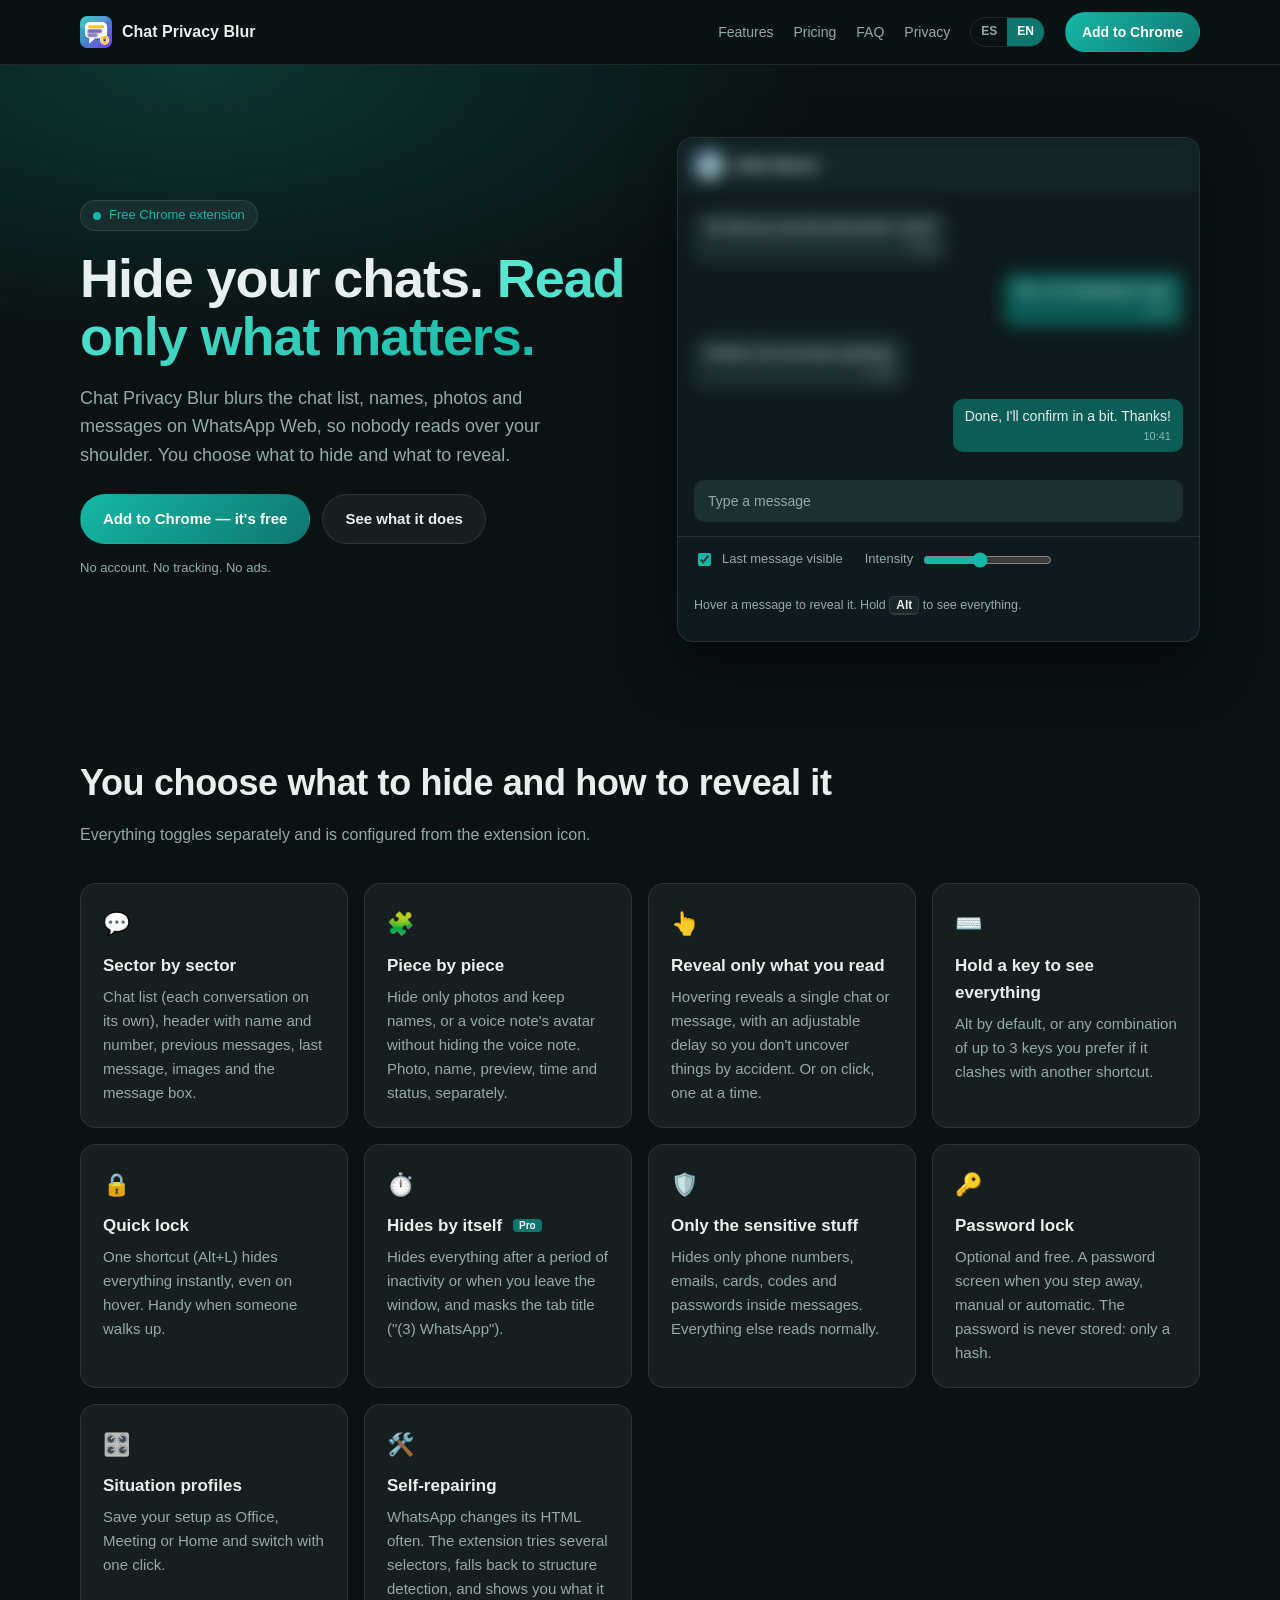
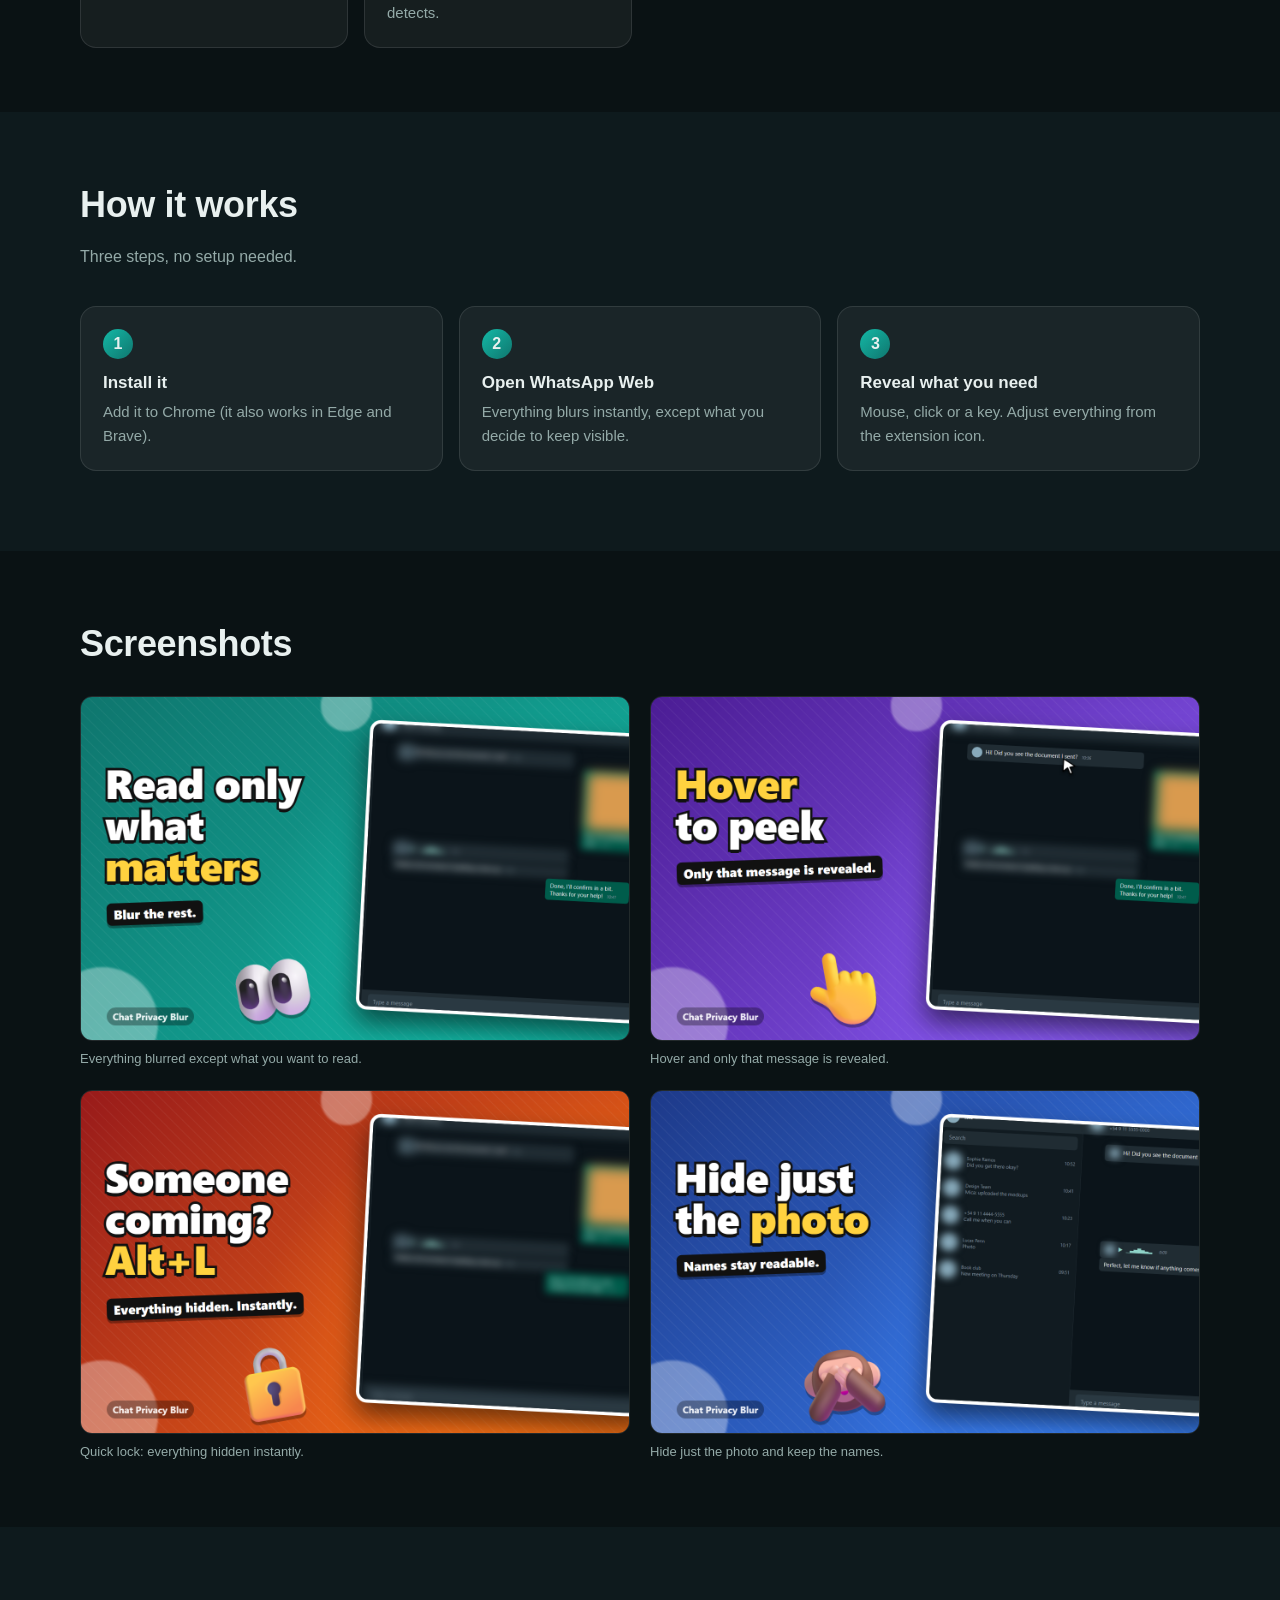
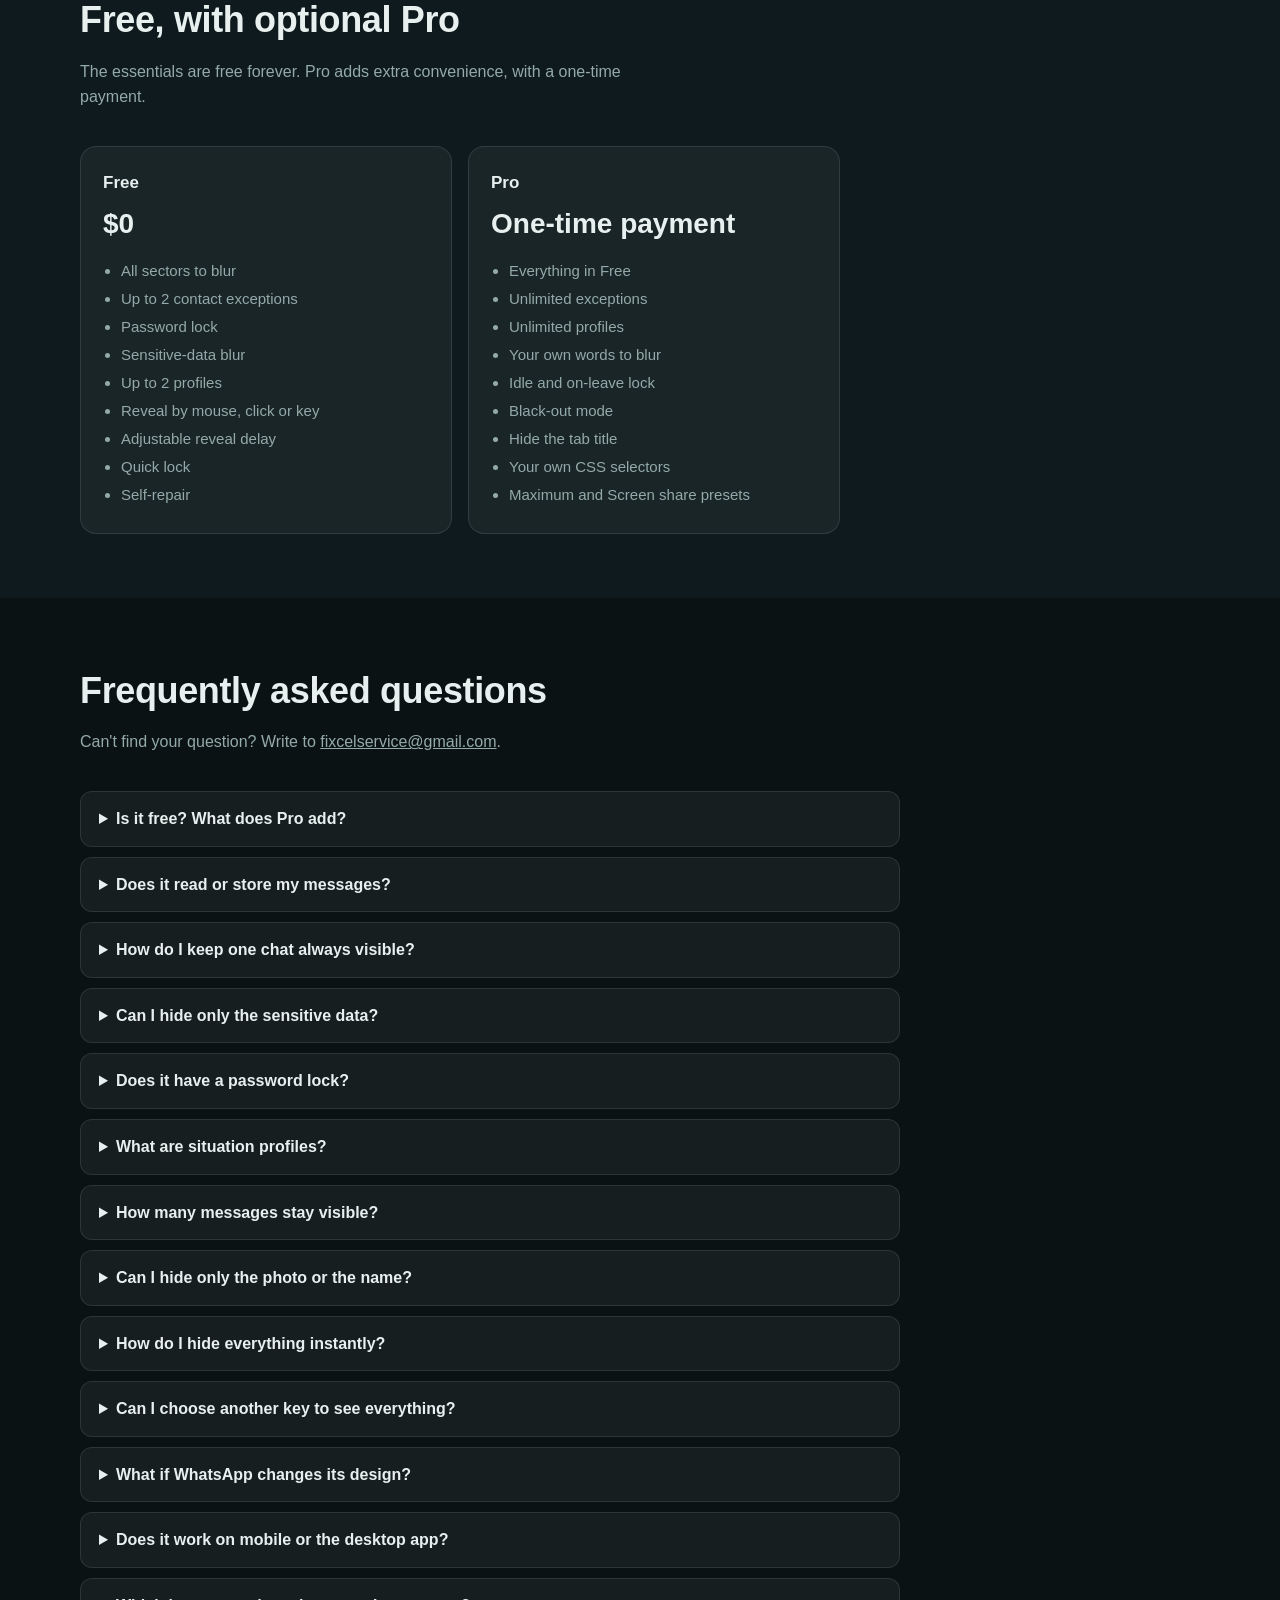
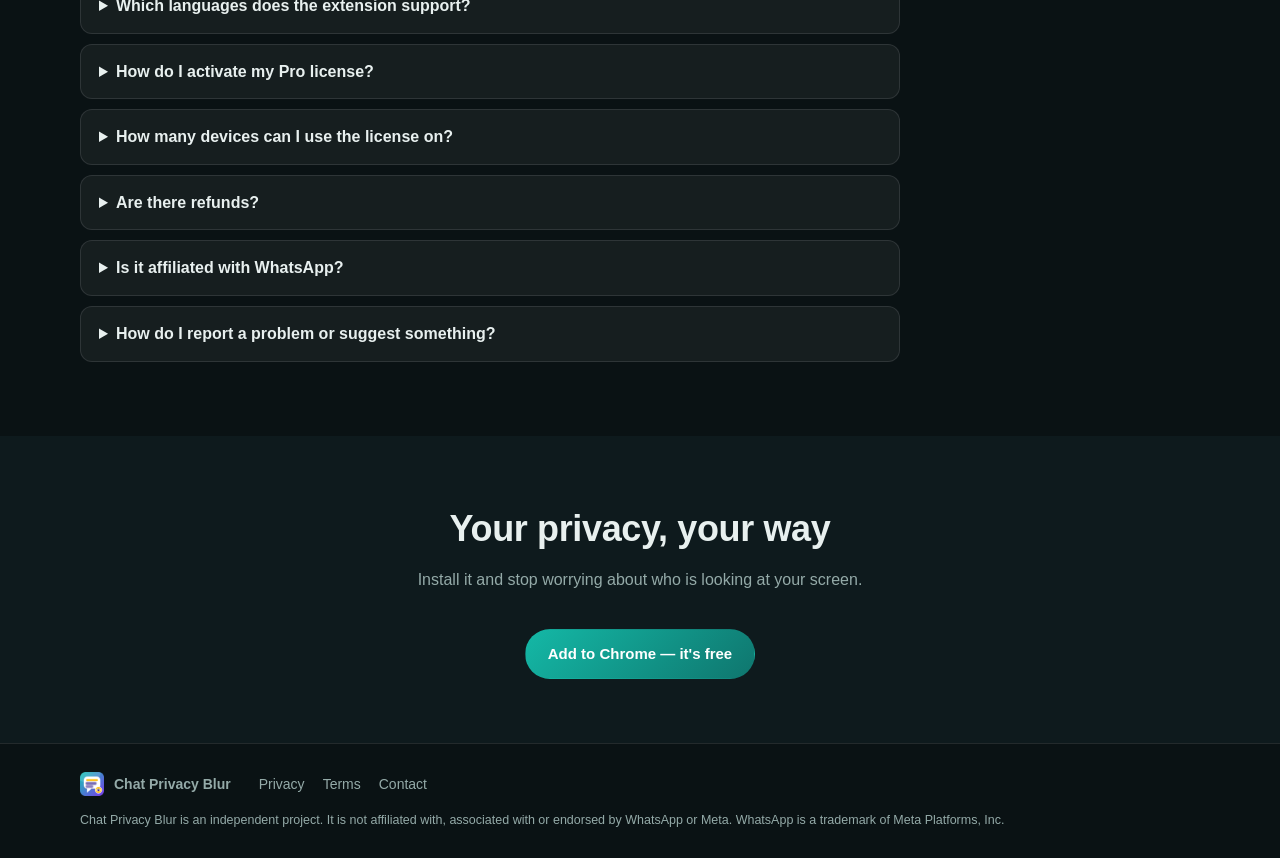
<file: index.html>
<!doctype html>
<html lang="en">
<head>
  <meta charset="utf-8">
  <meta name="viewport" content="width=device-width, initial-scale=1">
  <title>Chat Privacy Blur — Hide your chats. Read only what matters.</title>
  <meta name="description" content="Chrome extension that blurs chats, names, photos and messages on WhatsApp Web. Reveal only what you want to read. You choose what to hide. No account, no tracking.">
  <meta property="og:title" content="Chat Privacy Blur — Hide your chats. Read only what matters.">
  <meta property="og:description" content="Blur chats, names, photos and messages on WhatsApp Web. Reveal only what you want to read. Free Chrome extension.">
  <meta property="og:image" content="assets/share-card.png">
  <meta property="og:type" content="website">
  <meta name="twitter:card" content="summary_large_image">
  <link rel="icon" type="image/png" href="assets/favicon.png">
  <link rel="stylesheet" href="style.css">
</head>
<body data-title="1" data-title-es="Chat Privacy Blur — Tapá tus chats. Leé solo lo que importa." data-title-en="Chat Privacy Blur — Hide your chats. Read only what matters.">
  <header class="nav">
    <div class="wrap">
      <a class="brand" href="./"><img src="assets/icon-128.png" alt="" width="32" height="32"> Chat Privacy Blur</a>
      <nav class="nav-links" aria-label="Main">
        <a class="hide-sm" href="#features"><span data-l="es">Funciones</span><span data-l="en">Features</span></a>
        <a class="hide-sm" href="#pricing"><span data-l="es">Precio</span><span data-l="en">Pricing</span></a>
        <a class="hide-sm" href="#faq">FAQ</a>
        <a href="privacy.html"><span data-l="es">Privacidad</span><span data-l="en">Privacy</span></a>
      </nav>
      <div class="lang" role="group" aria-label="Language">
        <button type="button" data-lang="es" aria-pressed="false">ES</button>
        <button type="button" data-lang="en" aria-pressed="true">EN</button>
      </div>
      <a class="btn btn-primary btn-sm hide-sm" data-cws href="#get"><span data-l="es">Agregar a Chrome</span><span data-l="en">Add to Chrome</span></a>
    </div>
  </header>

  <main>
    <section class="hero">
      <div class="wrap">
        <div>
          <span class="eyebrow"><span class="dot"></span> <span data-l="es">Extensión gratuita de Chrome</span><span data-l="en">Free Chrome extension</span></span>
          <h1 data-l="es">Tapá tus chats. <span class="grad">Leé solo lo que importa.</span></h1>
          <h1 data-l="en">Hide your chats. <span class="grad">Read only what matters.</span></h1>
          <p class="lead" data-l="es">Chat Privacy Blur desenfoca la lista de chats, los nombres, las fotos y los mensajes de WhatsApp Web, para que nadie lea por encima de tu hombro. Vos elegís qué tapar y qué revelar.</p>
          <p class="lead" data-l="en">Chat Privacy Blur blurs the chat list, names, photos and messages on WhatsApp Web, so nobody reads over your shoulder. You choose what to hide and what to reveal.</p>
          <div class="cta-row">
            <a class="btn btn-primary" data-cws href="#get"><span data-l="es">Agregar a Chrome — es gratis</span><span data-l="en">Add to Chrome — it's free</span></a>
            <a class="btn btn-ghost" href="#features"><span data-l="es">Ver qué hace</span><span data-l="en">See what it does</span></a>
          </div>
          <p class="cta-note" data-cws-soon><span data-l="es">Disponible muy pronto en el Chrome Web Store.</span><span data-l="en">Coming very soon to the Chrome Web Store.</span></p>
          <p class="cta-note"><span data-l="es">Sin cuenta. Sin rastreo. Sin publicidad.</span><span data-l="en">No account. No tracking. No ads.</span></p>
        </div>

        <div class="demo-card">
          <div class="demo" id="demo" data-last="on" aria-label="Demo">
            <div class="demo-bar hide"><span class="avatar"></span> Sofía Ramos</div>
            <div class="demo-msgs">
              <div class="m in hide"><span data-l="es">¡Hola! ¿Viste el documento que mandé?</span><span data-l="en">Hi! Did you see the document I sent?</span><small>10:36</small></div>
              <div class="m out hide"><span data-l="es">Sí, lo estoy revisando ahora.</span><span data-l="en">Yes, I'm reviewing it now.</span><small>10:38</small></div>
              <div class="m in hide"><span data-l="es">Perfecto, avisame cualquier cosa.</span><span data-l="en">Perfect, let me know anything.</span><small>10:40</small></div>
              <div class="m out last"><span data-l="es">Listo, te confirmo en un rato. ¡Gracias!</span><span data-l="en">Done, I'll confirm in a bit. Thanks!</span><small>10:41</small></div>
            </div>
            <div class="demo-compose"><div><span data-l="es">Escribe un mensaje</span><span data-l="en">Type a message</span></div></div>
          </div>
          <div class="demo-controls">
            <label><input type="checkbox" id="demoLast" checked> <span data-l="es">Último mensaje visible</span><span data-l="en">Last message visible</span></label>
            <label><span data-l="es">Intensidad</span><span data-l="en">Intensity</span> <input type="range" id="demoPx" min="2" max="16" value="8"></label>
          </div>
          <p class="demo-hint"><span data-l="es">Pasá el mouse por un mensaje para revelarlo. Mantené <kbd>Alt</kbd> para ver todo.</span><span data-l="en">Hover a message to reveal it. Hold <kbd>Alt</kbd> to see everything.</span></p>
        </div>
      </div>
    </section>

    <section id="features">
      <div class="wrap">
        <h2 data-l="es">Elegís qué tapar y cómo revelarlo</h2>
        <h2 data-l="en">You choose what to hide and how to reveal it</h2>
        <p class="sub" data-l="es">Cada cosa se prende y se apaga por separado, y se configura desde el ícono de la extensión.</p>
        <p class="sub" data-l="en">Everything toggles separately and is configured from the extension icon.</p>
        <div class="grid">
          <div class="card"><div class="ico">💬</div>
            <h3 data-l="es">Sector por sector</h3><h3 data-l="en">Sector by sector</h3>
            <p data-l="es">Lista de chats (cada conversación por separado), encabezado con nombre y número, mensajes anteriores, último mensaje, imágenes y caja de escribir.</p>
            <p data-l="en">Chat list (each conversation on its own), header with name and number, previous messages, last message, images and the message box.</p></div>
          <div class="card"><div class="ico">🧩</div>
            <h3 data-l="es">Pieza por pieza</h3><h3 data-l="en">Piece by piece</h3>
            <p data-l="es">Tapá solo las fotos y dejá los nombres, o el avatar de un audio sin tapar el audio. Foto, nombre, vista previa, hora y estado, por separado.</p>
            <p data-l="en">Hide only photos and keep names, or a voice note's avatar without hiding the voice note. Photo, name, preview, time and status, separately.</p></div>
          <div class="card"><div class="ico">👆</div>
            <h3 data-l="es">Revelá solo lo que leés</h3><h3 data-l="en">Reveal only what you read</h3>
            <p data-l="es">Al pasar el mouse se revela un solo chat o mensaje, con una demora que ajustás para no destapar sin querer. O con clic, de a uno.</p>
            <p data-l="en">Hovering reveals a single chat or message, with an adjustable delay so you don't uncover things by accident. Or on click, one at a time.</p></div>
          <div class="card"><div class="ico">⌨️</div>
            <h3 data-l="es">Mantené una tecla para ver todo</h3><h3 data-l="en">Hold a key to see everything</h3>
            <p data-l="es">Alt por defecto, o la combinación de hasta 3 teclas que prefieras si choca con otro atajo.</p>
            <p data-l="en">Alt by default, or any combination of up to 3 keys you prefer if it clashes with another shortcut.</p></div>
          <div class="card"><div class="ico">🔒</div>
            <h3 data-l="es">Bloqueo rápido</h3><h3 data-l="en">Quick lock</h3>
            <p data-l="es">Un atajo (Alt+L) tapa todo al instante, incluso al pasar el mouse. Útil cuando alguien se acerca.</p>
            <p data-l="en">One shortcut (Alt+L) hides everything instantly, even on hover. Handy when someone walks up.</p></div>
          <div class="card"><div class="ico">⏱️</div>
            <h3 data-l="es">Se tapa solo <span class="tag pro-only">Pro</span></h3><h3 data-l="en">Hides by itself <span class="tag pro-only">Pro</span></h3>
            <p data-l="es">Tapa todo tras un tiempo de inactividad o al salir de la ventana, y oculta el título de la pestaña ("(3) WhatsApp").</p>
            <p data-l="en">Hides everything after a period of inactivity or when you leave the window, and masks the tab title ("(3) WhatsApp").</p></div>
          <div class="card"><div class="ico">🛡️</div>
            <h3 data-l="es">Solo lo sensible</h3><h3 data-l="en">Only the sensitive stuff</h3>
            <p data-l="es">Tapa solo teléfonos, emails, tarjetas, códigos y contraseñas dentro de los mensajes. El resto se lee normal.</p>
            <p data-l="en">Hides only phone numbers, emails, cards, codes and passwords inside messages. Everything else reads normally.</p></div>
          <div class="card"><div class="ico">🔑</div>
            <h3 data-l="es">Bloqueo con contraseña</h3><h3 data-l="en">Password lock</h3>
            <p data-l="es">Opcional y gratis. Una pantalla de contraseña cuando te alejás, a mano o automática. La contraseña nunca se guarda: solo un hash.</p>
            <p data-l="en">Optional and free. A password screen when you step away, manual or automatic. The password is never stored: only a hash.</p></div>
          <div class="card"><div class="ico">🎛️</div>
            <h3 data-l="es">Perfiles de situación</h3><h3 data-l="en">Situation profiles</h3>
            <p data-l="es">Guardá tu configuración como Oficina, Reunión o Casa y cambiá con un clic.</p>
            <p data-l="en">Save your setup as Office, Meeting or Home and switch with one click.</p></div>
          <div class="card"><div class="ico">🛠️</div>
            <h3 data-l="es">Se repara solo</h3><h3 data-l="en">Self-repairing</h3>
            <p data-l="es">WhatsApp cambia su HTML seguido. La extensión prueba varios selectores, detecta por estructura si fallan, y te muestra qué detecta.</p>
            <p data-l="en">WhatsApp changes its HTML often. The extension tries several selectors, falls back to structure detection, and shows you what it detects.</p></div>
        </div>
      </div>
    </section>

    <section class="alt">
      <div class="wrap">
        <h2 data-l="es">Cómo funciona</h2><h2 data-l="en">How it works</h2>
        <p class="sub" data-l="es">Tres pasos y sin configurar nada.</p><p class="sub" data-l="en">Three steps, no setup needed.</p>
        <ol class="steps">
          <li><h3 data-l="es">Instalala</h3><h3 data-l="en">Install it</h3>
            <p data-l="es">Agregala a Chrome (también funciona en Edge y Brave).</p><p data-l="en">Add it to Chrome (it also works in Edge and Brave).</p></li>
          <li><h3 data-l="es">Abrí WhatsApp Web</h3><h3 data-l="en">Open WhatsApp Web</h3>
            <p data-l="es">Todo se desenfoca al instante, menos lo que decidas dejar visible.</p><p data-l="en">Everything blurs instantly, except what you decide to keep visible.</p></li>
          <li><h3 data-l="es">Revelá lo que necesitás</h3><h3 data-l="en">Reveal what you need</h3>
            <p data-l="es">Mouse, clic o una tecla. Ajustá todo desde el ícono de la extensión.</p><p data-l="en">Mouse, click or a key. Adjust everything from the extension icon.</p></li>
        </ol>
      </div>
    </section>

    <section>
      <div class="wrap">
        <h2 data-l="es">Capturas</h2><h2 data-l="en">Screenshots</h2>
        <div class="shots" style="margin-top:24px">
          <figure>
            <img data-l="es" src="assets/es-1-read.png" alt="Chats borrosos salvo el último mensaje" loading="lazy">
            <img data-l="en" src="assets/en-1-read.png" alt="Chats blurred except the last message" loading="lazy">
            <figcaption data-l="es">Todo borroso, menos lo que querés leer.</figcaption><figcaption data-l="en">Everything blurred except what you want to read.</figcaption>
          </figure>
          <figure>
            <img data-l="es" src="assets/es-2-hover.png" alt="Un mensaje revelado al pasar el mouse" loading="lazy">
            <img data-l="en" src="assets/en-2-hover.png" alt="A message revealed on hover" loading="lazy">
            <figcaption data-l="es">Pasá el mouse y se revela solo ese mensaje.</figcaption><figcaption data-l="en">Hover and only that message is revealed.</figcaption>
          </figure>
          <figure>
            <img data-l="es" src="assets/es-3-lock.png" alt="Bloqueo rápido con Alt+L" loading="lazy">
            <img data-l="en" src="assets/en-3-lock.png" alt="Quick lock with Alt+L" loading="lazy">
            <figcaption data-l="es">Bloqueo rápido: todo tapado al instante.</figcaption><figcaption data-l="en">Quick lock: everything hidden instantly.</figcaption>
          </figure>
          <figure>
            <img data-l="es" src="assets/es-4-pieces.png" alt="Fotos borrosas con los nombres legibles" loading="lazy">
            <img data-l="en" src="assets/en-4-pieces.png" alt="Blurred photos with readable names" loading="lazy">
            <figcaption data-l="es">Tapá solo la foto y dejá los nombres.</figcaption><figcaption data-l="en">Hide just the photo and keep the names.</figcaption>
          </figure>
        </div>
      </div>
    </section>

    <section class="alt" id="pricing">
      <div class="wrap">
        <h2 data-l="es">Gratis, con Pro opcional</h2><h2 data-l="en">Free, with optional Pro</h2>
        <p class="sub pro-off-only" data-l="es">Por ahora, todo está incluido y es gratis.</p>
        <p class="sub pro-off-only" data-l="en">For now, everything is included and free.</p>
        <p class="sub pro-only" data-l="es">Lo esencial es gratis para siempre. Pro suma comodidad extra, con un pago único.</p>
        <p class="sub pro-only" data-l="en">The essentials are free forever. Pro adds extra convenience, with a one-time payment.</p>
        <div class="price-grid">
          <div class="card">
            <h3 data-l="es">Gratis</h3><h3 data-l="en">Free</h3>
            <div class="big">$0</div>
            <ul data-l="es">
              <li>Todos los sectores a desenfocar</li><li>Hasta 2 excepciones por contacto</li><li>Bloqueo con contraseña</li><li>Tapar datos sensibles</li><li>Hasta 2 perfiles</li><li>Reveal por mouse, clic o tecla</li><li>Demora de reveal ajustable</li>
              <li>Bloqueo rápido</li><li>Reparación automática</li><li class="pro-off-only">Bloqueo por inactividad y al salir</li><li class="pro-off-only">Modo negro y selectores propios</li>
            </ul>
            <ul data-l="en">
              <li>All sectors to blur</li><li>Up to 2 contact exceptions</li><li>Password lock</li><li>Sensitive-data blur</li><li>Up to 2 profiles</li><li>Reveal by mouse, click or key</li><li>Adjustable reveal delay</li>
              <li>Quick lock</li><li>Self-repair</li><li class="pro-off-only">Idle and on-leave lock</li><li class="pro-off-only">Black-out mode and own selectors</li>
            </ul>
          </div>
          <div class="card pro-only">
            <h3>Pro</h3>
            <div class="big" data-l="es">Pago único</div><div class="big" data-l="en">One-time payment</div>
            <ul data-l="es">
              <li>Todo lo gratuito</li><li>Excepciones ilimitadas</li><li>Perfiles ilimitados</li><li>Palabras propias a tapar</li><li>Bloqueo por inactividad y al salir de la ventana</li><li>Modo negro</li>
              <li>Ocultar el título de la pestaña</li><li>Selectores CSS propios</li><li>Presets Máxima y Pantalla</li>
            </ul>
            <ul data-l="en">
              <li>Everything in Free</li><li>Unlimited exceptions</li><li>Unlimited profiles</li><li>Your own words to blur</li><li>Idle and on-leave lock</li><li>Black-out mode</li>
              <li>Hide the tab title</li><li>Your own CSS selectors</li><li>Maximum and Screen share presets</li>
            </ul>
          </div>
        </div>
      </div>
    </section>

    <section id="faq">
      <div class="wrap">
        <h2 data-l="es">Preguntas frecuentes</h2><h2 data-l="en">Frequently asked questions</h2>
        <p class="sub" data-l="es">¿No encontrás tu pregunta? Escribime a <a href="mailto:fixcelservice@gmail.com">fixcelservice@gmail.com</a>.</p>
        <p class="sub" data-l="en">Can't find your question? Write to <a href="mailto:fixcelservice@gmail.com">fixcelservice@gmail.com</a>.</p>
        <details class="pro-off-only"><summary><span data-l="es">¿Es gratis?</span><span data-l="en">Is it free?</span></summary>
          <p data-l="es">Sí, por ahora todo está incluido y es gratis.</p>
          <p data-l="en">Yes, for now everything is included and free.</p></details>
        <details class="pro-only"><summary><span data-l="es">¿Es gratis? ¿Qué agrega Pro?</span><span data-l="en">Is it free? What does Pro add?</span></summary>
          <p data-l="es">Lo esencial es gratis para siempre: todos los sectores, reveal por mouse, clic o tecla, bloqueo rápido y reparación automática. Pro (pago único) suma excepciones y perfiles ilimitados (gratis hasta 2), palabras propias a tapar, bloqueo por inactividad y al salir de la ventana, modo negro, ocultar el título de la pestaña, selectores propios y los presets Máxima y Pantalla.</p>
          <p data-l="en">The essentials are free forever: all sectors, reveal by mouse, click or key, quick lock and self-repair. Pro (one-time payment) adds unlimited exceptions and profiles (free up to 2), your own words to blur, idle and on-leave lock, black-out mode, hiding the tab title, your own selectors and the Maximum and Screen share presets.</p></details>
        <details><summary><span data-l="es">¿Lee o guarda mis mensajes?</span><span data-l="en">Does it read or store my messages?</span></summary>
          <p data-l="es">No. Solo aplica un efecto visual sobre la página, dentro de tu navegador. No recolecta, guarda ni envía mensajes, contactos ni números. No usa servidores propios ni analítica. En la extensión hay una pantalla de “Actividad de red” que muestra todo lo que hace fuera del navegador.</p>
          <p data-l="en">No. It only applies a visual effect to the page, inside your browser. It does not collect, store or send messages, contacts or numbers. No own servers, no analytics. The extension has a “Network activity” screen that shows everything it does outside the browser.</p></details>
        <details><summary><span data-l="es">¿Cómo dejo siempre visible un chat?</span><span data-l="en">How do I keep one chat always visible?</span></summary>
          <p data-l="es">Con la lista de Excepciones del popup (gratis hasta 2 contactos; Pro no tiene límite): escribís el nombre o número del contacto, o tocás “Agregar el chat abierto”. Elegís si se libera solo el chat en la lista o también la conversación, y se puede definir por contacto agregando “| list” o “| chat” al final de la línea.</p>
          <p data-l="en">With the Exceptions list in the popup (free for up to 2 contacts; Pro has no limit): type the contact's name or number, or click “Add the open chat”. You choose whether only the chat in the list is released or the conversation too, and you can set it per contact by adding “| list” or “| chat” at the end of the line.</p></details>
        <details><summary><span data-l="es">¿Puedo tapar solo los datos sensibles?</span><span data-l="en">Can I hide only the sensitive data?</span></summary>
          <p data-l="es">Sí. Activá “Tapar solo los datos sensibles” y se ocultan teléfonos, emails, números de tarjeta, códigos de verificación y contraseñas dentro de los mensajes, sin tocar fechas ni horas. Se detecta en tu navegador y no se envía nada. Con Pro podés sumar tus propias palabras.</p>
          <p data-l="en">Yes. Turn on “Blur only sensitive data” and phone numbers, emails, card numbers, verification codes and passwords inside messages are hidden, leaving dates and times alone. It is detected in your browser and nothing is sent. With Pro you can add your own words.</p></details>
        <details><summary><span data-l="es">¿Tiene bloqueo con contraseña?</span><span data-l="en">Does it have a password lock?</span></summary>
          <p data-l="es">Sí, es gratis y opcional. Ponés una contraseña y WhatsApp Web se cubre con una pantalla de bloqueo cuando lo pedís (Alt+K) o tras los minutos sin uso que elijas. La contraseña nunca se guarda: solo un hash en tu navegador. Frena miradas casuales, no reemplaza bloquear la computadora. Si la olvidás, quitá la extensión e instalala de nuevo.</p>
          <p data-l="en">Yes, it is free and optional. You set a password and WhatsApp Web is covered by a lock screen when you ask (Alt+K) or after the idle minutes you choose. The password is never stored: only a hash in your browser. It keeps casual snoopers out; it does not replace locking your computer. If you forget it, remove the extension and install it again.</p></details>
        <details><summary><span data-l="es">¿Qué son los perfiles de situación?</span><span data-l="en">What are situation profiles?</span></summary>
          <p data-l="es">Guardás tu configuración con un nombre (Oficina, Reunión, Casa) y cambiás de una a otra con un clic. Podés guardar hasta 2 gratis; con Pro, todos los que quieras.</p>
          <p data-l="en">You save your settings under a name (Office, Meeting, Home) and switch between them with one click. You can save up to 2 for free; with Pro, as many as you like.</p></details>
        <details><summary><span data-l="es">¿Cuántos mensajes quedan visibles?</span><span data-l="en">How many messages stay visible?</span></summary>
          <p data-l="es">Los que elijas, de 0 a 50. Tus propios mensajes enviados se pueden dejar como los demás, siempre tapados o siempre visibles.</p>
          <p data-l="en">As many as you choose, from 0 to 50. Your own sent messages can follow the same rule, be always hidden or always visible.</p></details>
        <details><summary><span data-l="es">¿Puedo tapar solo la foto o el nombre?</span><span data-l="en">Can I hide only the photo or the name?</span></summary>
          <p data-l="es">Sí. En la configuración completa podés tapar por separado la foto, el nombre, la vista previa y la hora de cada chat, y en los mensajes el texto, la hora, las imágenes grandes y los avatares. Así, por ejemplo, podés ver una nota de voz sin su avatar.</p>
          <p data-l="en">Yes. In the full settings you can hide the photo, name, preview and time of each chat separately, and in messages the text, time, large images and avatars. That way you can, for example, see a voice note without its avatar.</p></details>
        <details><summary><span data-l="es">¿Cómo tapo todo al instante?</span><span data-l="en">How do I hide everything instantly?</span></summary>
          <p data-l="es">Con el bloqueo rápido, Alt+L: tapa todo, incluso al pasar el mouse. Alt+B activa o desactiva el desenfoque. Los dos atajos se pueden cambiar en chrome://extensions/shortcuts.</p>
          <p data-l="en">With quick lock, Alt+L: it hides everything, even on hover. Alt+B turns the blur on or off. Both shortcuts can be changed at chrome://extensions/shortcuts.</p></details>
        <details><summary><span data-l="es">¿Puedo elegir otra tecla para ver todo?</span><span data-l="en">Can I choose another key to see everything?</span></summary>
          <p data-l="es">Sí. Desde el popup elegís una tecla o una combinación de hasta 3, por si Alt choca con otro atajo.</p>
          <p data-l="en">Yes. From the popup you pick a key or a combination of up to 3, in case Alt clashes with another shortcut.</p></details>
        <details><summary><span data-l="es">¿Qué pasa si WhatsApp cambia su diseño?</span><span data-l="en">What if WhatsApp changes its design?</span></summary>
          <p data-l="es">La extensión prueba varios selectores y, si fallan, detecta los elementos por su estructura. El popup te muestra qué se detecta. Si algo se rompe, se corrige con una actualización.</p>
          <p data-l="en">The extension tries several selectors and, if they fail, detects elements by structure. The popup shows what is detected. If something breaks, it is fixed with an update.</p></details>
        <details><summary><span data-l="es">¿Funciona en el celular o en la app de escritorio?</span><span data-l="en">Does it work on mobile or the desktop app?</span></summary>
          <p data-l="es">No. Es una extensión de navegador: funciona en WhatsApp Web (web.whatsapp.com) con Chrome, Edge o Brave en computadora.</p>
          <p data-l="en">No. It is a browser extension: it works on WhatsApp Web (web.whatsapp.com) with Chrome, Edge or Brave on a computer.</p></details>
        <details><summary><span data-l="es">¿En qué idiomas está la extensión?</span><span data-l="en">Which languages does the extension support?</span></summary>
          <p data-l="es">En 13: español, inglés, portugués (Brasil), ruso, chino simplificado, japonés, francés, alemán, italiano, hindi, árabe, indonesio y turco. Podés cambiarlo desde el popup o dejarlo en Auto, que sigue el idioma de tu navegador.</p>
          <p data-l="en">13: Spanish, English, Portuguese (Brazil), Russian, Simplified Chinese, Japanese, French, German, Italian, Hindi, Arabic, Indonesian and Turkish. Change it from the popup or leave it on Auto, which follows your browser's language.</p></details>
        <details class="pro-only"><summary><span data-l="es">¿Cómo activo mi licencia Pro?</span><span data-l="en">How do I activate my Pro license?</span></summary>
          <p data-l="es">Después de comprar, Polar te muestra la clave y te la manda por email. Abrí el popup, andá a “Chat Privacy Blur Pro”, pegá la clave y tocá Activar.</p>
          <p data-l="en">After purchase, Polar shows you the key and emails it to you. Open the popup, go to “Chat Privacy Blur Pro”, paste the key and click Activate.</p></details>
        <details class="pro-only"><summary><span data-l="es">¿En cuántos equipos puedo usar la licencia?</span><span data-l="en">How many devices can I use the license on?</span></summary>
          <p data-l="es">En hasta 3. Si cambiás de computadora, usá “Quitar de este equipo” en el popup para liberar un lugar y activala en la nueva.</p>
          <p data-l="en">Up to 3. If you switch computers, use “Remove from this device” in the popup to free a slot and activate it on the new one.</p></details>
        <details class="pro-only"><summary><span data-l="es">¿Hay reembolsos?</span><span data-l="en">Are there refunds?</span></summary>
          <p data-l="es">Los reembolsos siguen la política que se muestra al comprar. Escribime a <a href="mailto:fixcelservice@gmail.com">fixcelservice@gmail.com</a> con el email de tu compra.</p>
          <p data-l="en">Refunds follow the policy shown at checkout. Write to <a href="mailto:fixcelservice@gmail.com">fixcelservice@gmail.com</a> with your purchase email.</p></details>
        <details><summary><span data-l="es">¿Está afiliada a WhatsApp?</span><span data-l="en">Is it affiliated with WhatsApp?</span></summary>
          <p data-l="es">No. Chat Privacy Blur es un proyecto independiente, no afiliado, asociado ni respaldado por WhatsApp ni por Meta.</p>
          <p data-l="en">No. Chat Privacy Blur is an independent project, not affiliated with, associated with or endorsed by WhatsApp or Meta.</p></details>
        <details><summary><span data-l="es">¿Cómo reporto un problema o sugiero algo?</span><span data-l="en">How do I report a problem or suggest something?</span></summary>
          <p data-l="es">Escribime a <a href="mailto:fixcelservice@gmail.com">fixcelservice@gmail.com</a>. Si es algo que no se tapa, en el popup, “Avanzado”, hay un botón para copiar un diagnóstico del HTML sin textos ni nombres, que ayuda mucho a arreglarlo.</p>
          <p data-l="en">Write to <a href="mailto:fixcelservice@gmail.com">fixcelservice@gmail.com</a>. If something is not being hidden, in the popup under “Advanced” there is a button to copy an HTML diagnostic without texts or names, which helps a lot to fix it.</p></details>
      </div>
    </section>

    <section class="alt" id="get">
      <div class="wrap" style="text-align:center">
        <h2 data-l="es">Tu privacidad, a tu manera</h2><h2 data-l="en">Your privacy, your way</h2>
        <p class="sub" style="margin-inline:auto" data-l="es">Instalala y dejá de preocuparte por quién mira tu pantalla.</p>
        <p class="sub" style="margin-inline:auto" data-l="en">Install it and stop worrying about who is looking at your screen.</p>
        <a class="btn btn-primary" data-cws href="#get"><span data-l="es">Agregar a Chrome — es gratis</span><span data-l="en">Add to Chrome — it's free</span></a>
        <p class="cta-note" data-cws-soon><span data-l="es">Disponible muy pronto en el Chrome Web Store.</span><span data-l="en">Coming very soon to the Chrome Web Store.</span></p>
      </div>
    </section>
  </main>

  <footer>
    <div class="wrap">
      <a class="brand" href="./"><img src="assets/icon-128.png" alt="" width="24" height="24"> Chat Privacy Blur</a>
      <nav aria-label="Footer">
        <a href="privacy.html"><span data-l="es">Privacidad</span><span data-l="en">Privacy</span></a>
        <a href="terms.html"><span data-l="es">Términos</span><span data-l="en">Terms</span></a>
        <a href="mailto:fixcelservice@gmail.com"><span data-l="es">Contacto</span><span data-l="en">Contact</span></a>
      </nav>
      <p class="disclaimer" data-l="es">Chat Privacy Blur es un proyecto independiente. No está afiliado, asociado ni respaldado por WhatsApp ni por Meta. WhatsApp es una marca de Meta Platforms, Inc.</p>
      <p class="disclaimer" data-l="en">Chat Privacy Blur is an independent project. It is not affiliated with, associated with or endorsed by WhatsApp or Meta. WhatsApp is a trademark of Meta Platforms, Inc.</p>
    </div>
  </footer>
  <script src="site.js"></script>
</body>
</html>
</file>
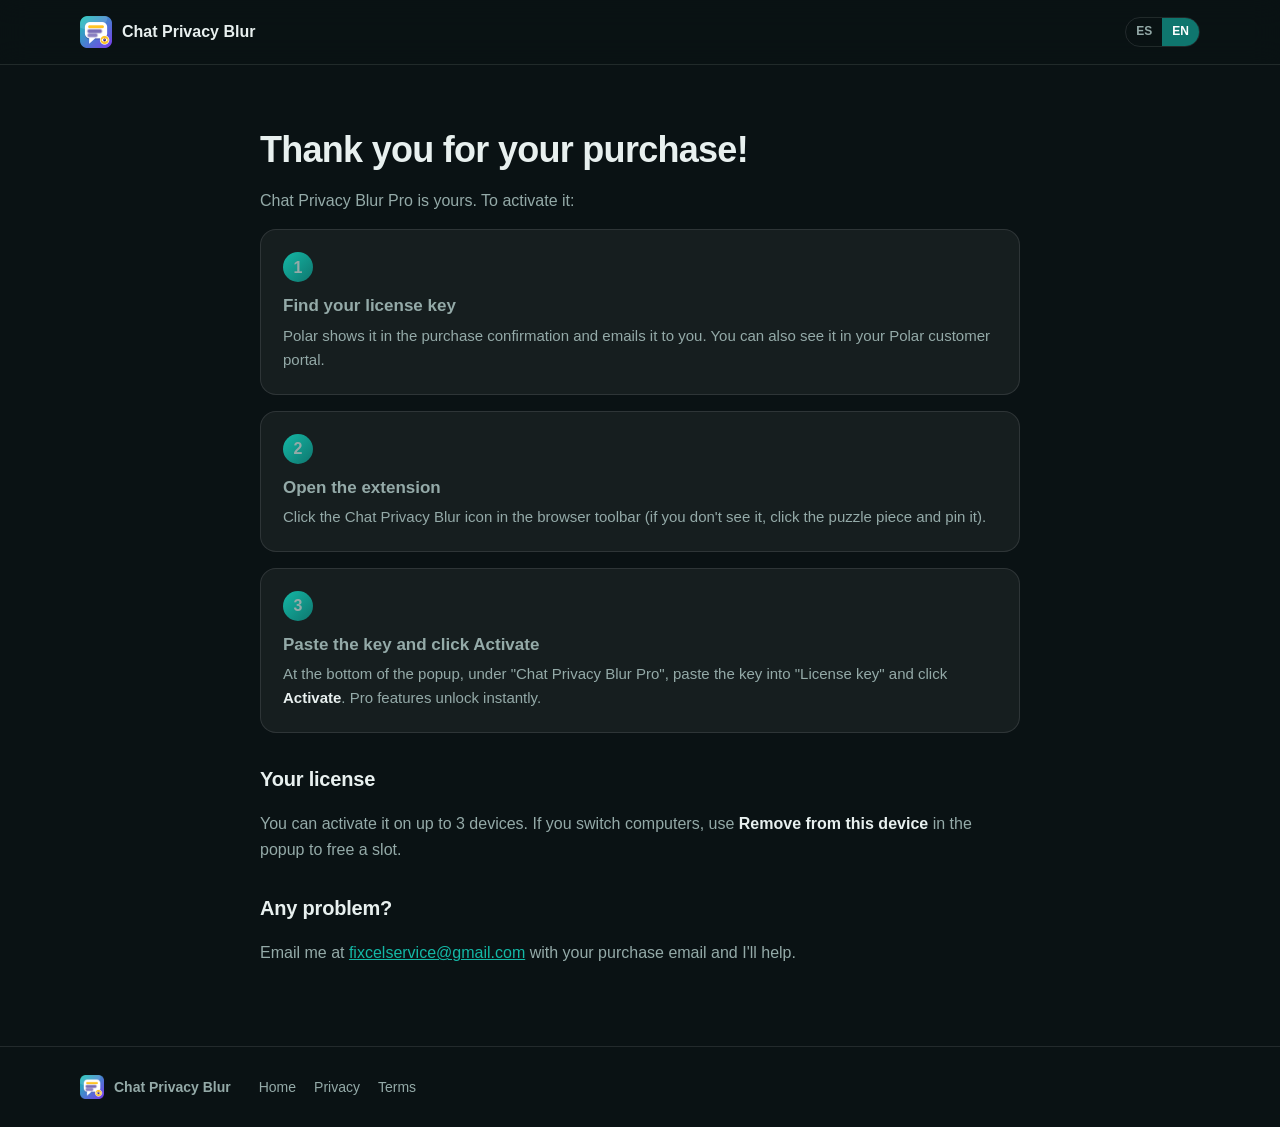
<file: gracias.html>
<!doctype html>
<html lang="en">
<head>
  <meta charset="utf-8">
  <meta name="viewport" content="width=device-width, initial-scale=1">
  <meta name="robots" content="noindex">
  <title>Thank you! — Chat Privacy Blur Pro</title>
  <link rel="icon" type="image/png" href="assets/favicon.png">
  <link rel="stylesheet" href="style.css">
</head>
<body data-title="1" data-title-es="¡Gracias! — Chat Privacy Blur Pro" data-title-en="Thank you! — Chat Privacy Blur Pro">
  <header class="nav">
    <div class="wrap">
      <a class="brand" href="./"><img src="assets/icon-128.png" alt="" width="32" height="32"> Chat Privacy Blur</a>
      <div class="lang" role="group" aria-label="Language" style="margin-left:auto">
        <button type="button" data-lang="es" aria-pressed="false">ES</button>
        <button type="button" data-lang="en" aria-pressed="true">EN</button>
      </div>
    </div>
  </header>

  <main class="wrap legal">
    <div data-l="es">
      <h1>¡Gracias por tu compra!</h1>
      <p>Chat Privacy Blur Pro ya es tuyo. Para activarlo:</p>
      <ol class="steps" style="grid-template-columns:1fr">
        <li><h3>Buscá tu clave de licencia</h3><p>Polar te la muestra en la confirmación de compra y te la manda por email. También la podés ver en tu portal de cliente de Polar.</p></li>
        <li><h3>Abrí la extensión</h3><p>Hacé clic en el ícono de Chat Privacy Blur en la barra del navegador (si no lo ves, tocá la pieza de puzzle y fijala).</p></li>
        <li><h3>Pegá la clave y tocá Activar</h3><p>Al final del popup, en "Chat Privacy Blur Pro", pegá la clave en "Clave de licencia" y tocá <strong>Activar</strong>. Las funciones Pro se desbloquean al instante.</p></li>
      </ol>
      <h2>Tu licencia</h2>
      <p>Podés activarla en hasta 3 equipos. Si cambiás de computadora, usá <strong>Quitar de este equipo</strong> en el popup para liberar un lugar.</p>
      <h2>¿Algún problema?</h2>
      <p>Escribime a <a href="mailto:fixcelservice@gmail.com">fixcelservice@gmail.com</a> con el email de tu compra y te ayudo.</p>
    </div>

    <div data-l="en">
      <h1>Thank you for your purchase!</h1>
      <p>Chat Privacy Blur Pro is yours. To activate it:</p>
      <ol class="steps" style="grid-template-columns:1fr">
        <li><h3>Find your license key</h3><p>Polar shows it in the purchase confirmation and emails it to you. You can also see it in your Polar customer portal.</p></li>
        <li><h3>Open the extension</h3><p>Click the Chat Privacy Blur icon in the browser toolbar (if you don't see it, click the puzzle piece and pin it).</p></li>
        <li><h3>Paste the key and click Activate</h3><p>At the bottom of the popup, under "Chat Privacy Blur Pro", paste the key into "License key" and click <strong>Activate</strong>. Pro features unlock instantly.</p></li>
      </ol>
      <h2>Your license</h2>
      <p>You can activate it on up to 3 devices. If you switch computers, use <strong>Remove from this device</strong> in the popup to free a slot.</p>
      <h2>Any problem?</h2>
      <p>Email me at <a href="mailto:fixcelservice@gmail.com">fixcelservice@gmail.com</a> with your purchase email and I'll help.</p>
    </div>
  </main>

  <footer>
    <div class="wrap">
      <a class="brand" href="./"><img src="assets/icon-128.png" alt="" width="24" height="24"> Chat Privacy Blur</a>
      <nav aria-label="Footer">
        <a href="./"><span data-l="es">Inicio</span><span data-l="en">Home</span></a>
        <a href="privacy.html"><span data-l="es">Privacidad</span><span data-l="en">Privacy</span></a>
        <a href="terms.html"><span data-l="es">Términos</span><span data-l="en">Terms</span></a>
      </nav>
    </div>
  </footer>
  <script src="site.js"></script>
</body>
</html>
</file>
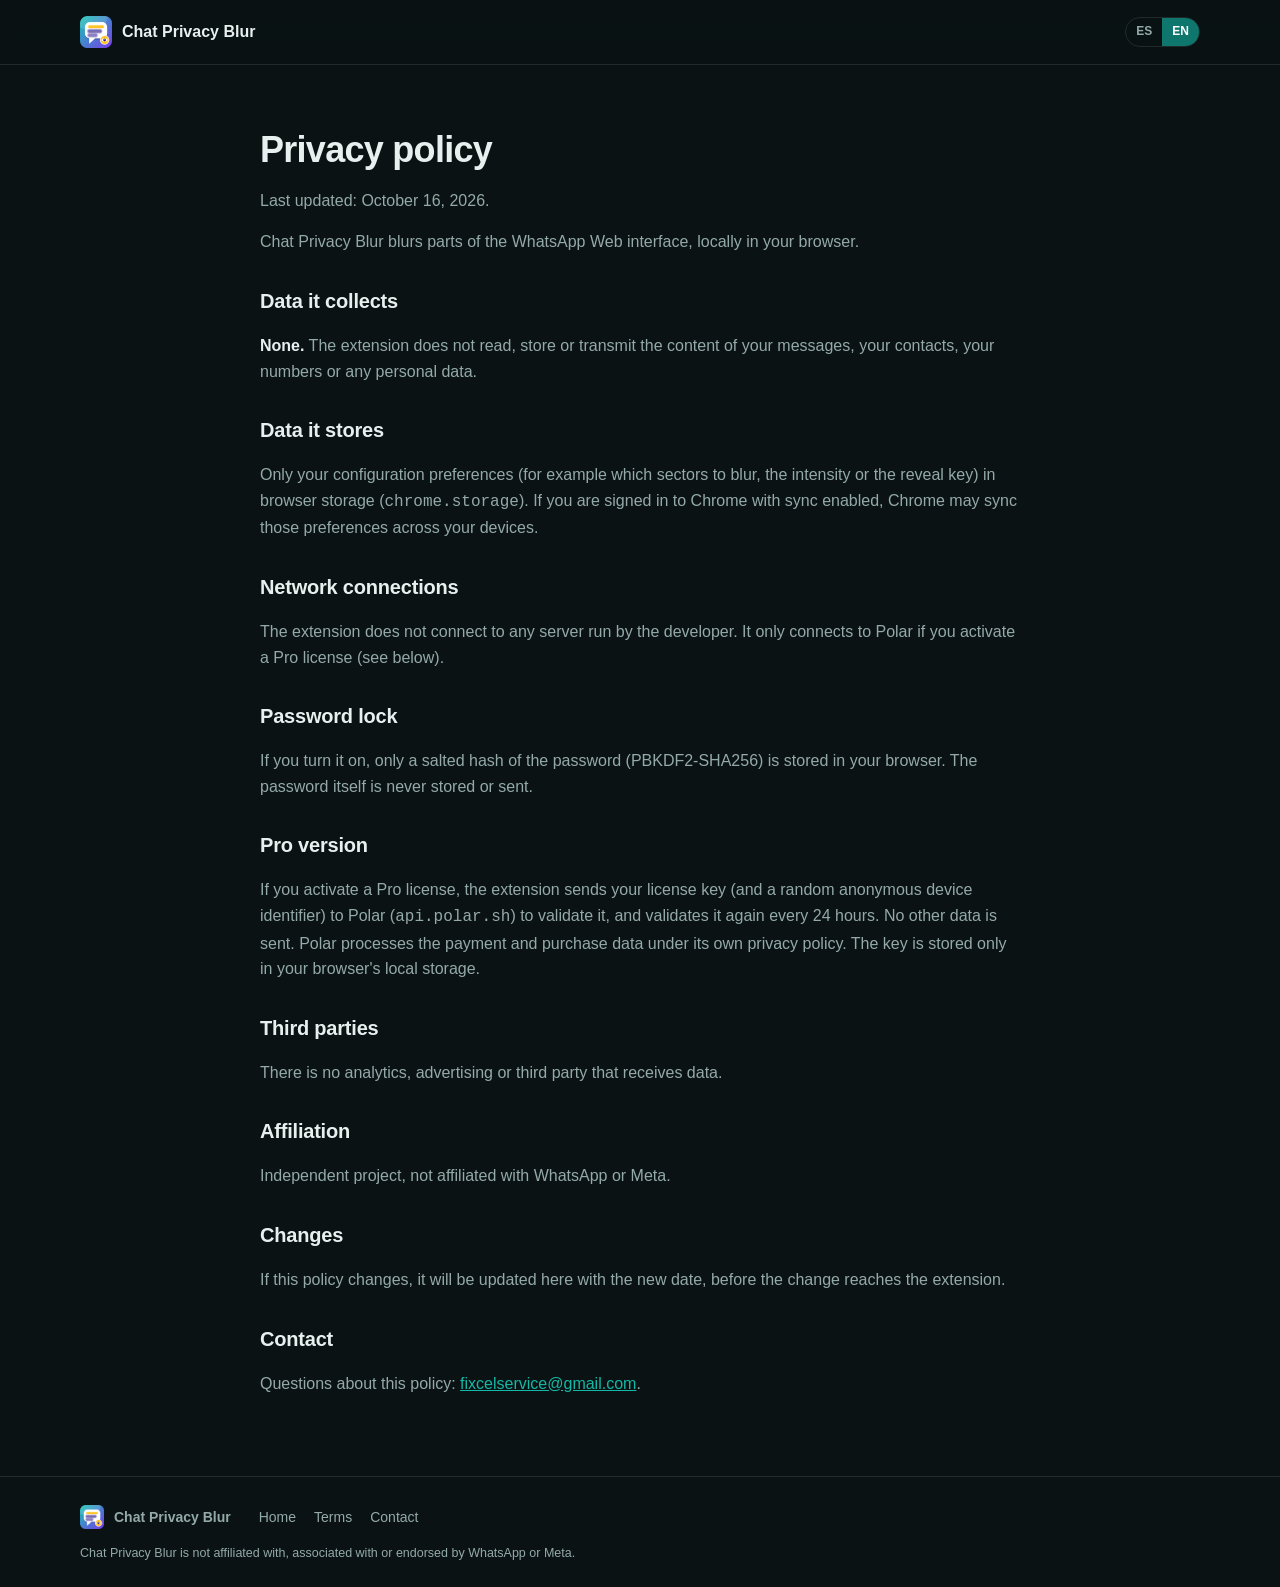
<file: privacy.html>
<!doctype html>
<html lang="en">
<head>
  <meta charset="utf-8">
  <meta name="viewport" content="width=device-width, initial-scale=1">
  <title>Privacy policy — Chat Privacy Blur</title>
  <meta name="description" content="Chat Privacy Blur privacy policy: it collects no chat or personal data.">
  <link rel="icon" type="image/png" href="assets/favicon.png">
  <link rel="stylesheet" href="style.css">
</head>
<body data-title="1" data-title-es="Política de privacidad — Chat Privacy Blur" data-title-en="Privacy policy — Chat Privacy Blur">
  <header class="nav">
    <div class="wrap">
      <a class="brand" href="./"><img src="assets/icon-128.png" alt="" width="32" height="32"> Chat Privacy Blur</a>
      <div class="lang" role="group" aria-label="Language" style="margin-left:auto">
        <button type="button" data-lang="es" aria-pressed="false">ES</button>
        <button type="button" data-lang="en" aria-pressed="true">EN</button>
      </div>
    </div>
  </header>

  <main class="wrap legal">
    <div data-l="es">
      <h1>Política de privacidad</h1>
      <p>Última actualización: 16 de octubre de 2026.</p>
      <p>Chat Privacy Blur desenfoca partes de la interfaz de WhatsApp Web, localmente en tu navegador.</p>

      <h2>Datos que recolecta</h2>
      <p><strong>Ninguno.</strong> La extensión no lee, almacena ni transmite el contenido de tus mensajes, tus contactos, tus números ni ningún dato personal.</p>

      <h2>Datos que guarda</h2>
      <p>Únicamente tus preferencias de configuración (por ejemplo qué sectores desenfocar, la intensidad o la tecla para revelar) en el almacenamiento del navegador (<code>chrome.storage</code>). Si iniciaste sesión en Chrome con la sincronización activada, Chrome puede sincronizar esas preferencias entre tus dispositivos.</p>

      <h2>Conexiones de red</h2>
      <p>La extensión no se conecta a servidores del desarrollador. Solo se conecta a Polar si activás una licencia Pro (ver más abajo).</p>

      <h2>Bloqueo con contraseña</h2>
      <p>Si lo activás, en tu navegador se guarda solo un hash de la contraseña con sal propia (PBKDF2-SHA256). La contraseña en sí nunca se guarda ni se envía.</p>

      <h2>Versión Pro</h2>
      <p>Si activás una licencia Pro, la extensión envía tu clave de licencia (y un identificador anónimo del equipo, generado al azar) a Polar (<code>api.polar.sh</code>) para validarla, y la vuelve a validar cada 24 horas. No se envía ningún otro dato. Polar procesa el pago y los datos de compra bajo su propia política de privacidad. La clave se guarda solo en el almacenamiento local de tu navegador.</p>

      <h2>Terceros</h2>
      <p>No hay analítica, publicidad ni terceros que reciban datos.</p>

      <h2>Afiliación</h2>
      <p>Proyecto independiente, no afiliado a WhatsApp ni a Meta.</p>

      <h2>Cambios</h2>
      <p>Si esta política cambia, se actualizará acá con la nueva fecha, antes de que el cambio llegue a la extensión.</p>

      <h2>Contacto</h2>
      <p>Preguntas sobre esta política: <a href="mailto:fixcelservice@gmail.com">fixcelservice@gmail.com</a>.</p>
    </div>

    <div data-l="en">
      <h1>Privacy policy</h1>
      <p>Last updated: October 16, 2026.</p>
      <p>Chat Privacy Blur blurs parts of the WhatsApp Web interface, locally in your browser.</p>

      <h2>Data it collects</h2>
      <p><strong>None.</strong> The extension does not read, store or transmit the content of your messages, your contacts, your numbers or any personal data.</p>

      <h2>Data it stores</h2>
      <p>Only your configuration preferences (for example which sectors to blur, the intensity or the reveal key) in browser storage (<code>chrome.storage</code>). If you are signed in to Chrome with sync enabled, Chrome may sync those preferences across your devices.</p>

      <h2>Network connections</h2>
      <p>The extension does not connect to any server run by the developer. It only connects to Polar if you activate a Pro license (see below).</p>

      <h2>Password lock</h2>
      <p>If you turn it on, only a salted hash of the password (PBKDF2-SHA256) is stored in your browser. The password itself is never stored or sent.</p>

      <h2>Pro version</h2>
      <p>If you activate a Pro license, the extension sends your license key (and a random anonymous device identifier) to Polar (<code>api.polar.sh</code>) to validate it, and validates it again every 24 hours. No other data is sent. Polar processes the payment and purchase data under its own privacy policy. The key is stored only in your browser's local storage.</p>

      <h2>Third parties</h2>
      <p>There is no analytics, advertising or third party that receives data.</p>

      <h2>Affiliation</h2>
      <p>Independent project, not affiliated with WhatsApp or Meta.</p>

      <h2>Changes</h2>
      <p>If this policy changes, it will be updated here with the new date, before the change reaches the extension.</p>

      <h2>Contact</h2>
      <p>Questions about this policy: <a href="mailto:fixcelservice@gmail.com">fixcelservice@gmail.com</a>.</p>
    </div>
  </main>

  <footer>
    <div class="wrap">
      <a class="brand" href="./"><img src="assets/icon-128.png" alt="" width="24" height="24"> Chat Privacy Blur</a>
      <nav aria-label="Footer">
        <a href="./"><span data-l="es">Inicio</span><span data-l="en">Home</span></a>
        <a href="terms.html"><span data-l="es">Términos</span><span data-l="en">Terms</span></a>
        <a href="mailto:fixcelservice@gmail.com"><span data-l="es">Contacto</span><span data-l="en">Contact</span></a>
      </nav>
      <p class="disclaimer" data-l="es">Chat Privacy Blur no está afiliado, asociado ni respaldado por WhatsApp ni por Meta.</p>
      <p class="disclaimer" data-l="en">Chat Privacy Blur is not affiliated with, associated with or endorsed by WhatsApp or Meta.</p>
    </div>
  </footer>
  <script src="site.js"></script>
</body>
</html>
</file>
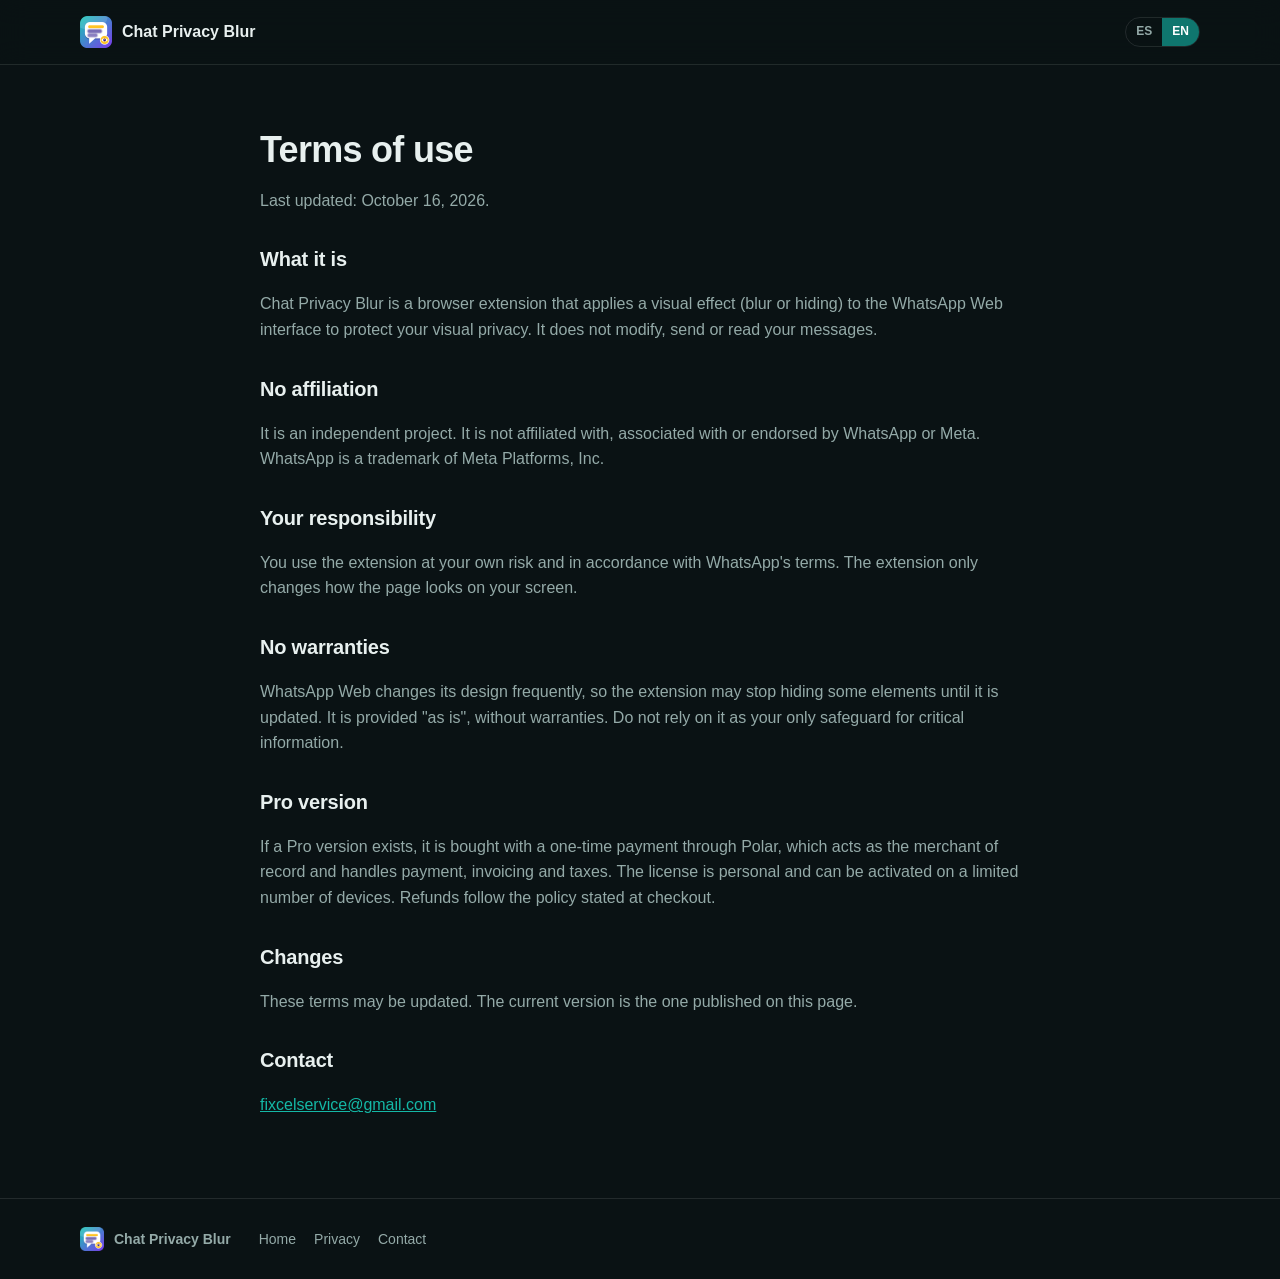
<file: terms.html>
<!doctype html>
<html lang="en">
<head>
  <meta charset="utf-8">
  <meta name="viewport" content="width=device-width, initial-scale=1">
  <title>Terms of use — Chat Privacy Blur</title>
  <meta name="description" content="Chat Privacy Blur terms of use.">
  <link rel="icon" type="image/png" href="assets/favicon.png">
  <link rel="stylesheet" href="style.css">
</head>
<body data-title="1" data-title-es="Términos de uso — Chat Privacy Blur" data-title-en="Terms of use — Chat Privacy Blur">
  <header class="nav">
    <div class="wrap">
      <a class="brand" href="./"><img src="assets/icon-128.png" alt="" width="32" height="32"> Chat Privacy Blur</a>
      <div class="lang" role="group" aria-label="Language" style="margin-left:auto">
        <button type="button" data-lang="es" aria-pressed="false">ES</button>
        <button type="button" data-lang="en" aria-pressed="true">EN</button>
      </div>
    </div>
  </header>

  <main class="wrap legal">
    <div data-l="es">
      <h1>Términos de uso</h1>
      <p>Última actualización: 16 de octubre de 2026.</p>

      <h2>Qué es</h2>
      <p>Chat Privacy Blur es una extensión de navegador que aplica un efecto visual (desenfoque u ocultamiento) sobre la interfaz de WhatsApp Web, para proteger tu privacidad visual. No modifica, envía ni lee tus mensajes.</p>

      <h2>Sin afiliación</h2>
      <p>Es un proyecto independiente. No está afiliado, asociado ni respaldado por WhatsApp ni por Meta. WhatsApp es una marca de Meta Platforms, Inc.</p>

      <h2>Tu responsabilidad</h2>
      <p>Usás la extensión bajo tu propia responsabilidad y de acuerdo con los términos de WhatsApp. La extensión solo cambia cómo se ve la página en tu pantalla.</p>

      <h2>Sin garantías</h2>
      <p>WhatsApp Web cambia su diseño con frecuencia, por lo que la extensión puede dejar de tapar algunos elementos hasta que se actualice. Se ofrece "tal cual", sin garantías. No dependas de ella como única medida de seguridad ante información crítica.</p>

      <h2>Versión Pro</h2>
      <p>Si existe una versión Pro, se compra con un pago único a través de Polar, que actúa como vendedor (merchant of record) y se ocupa del cobro, la facturación y los impuestos. La licencia es personal y se puede activar en un número limitado de equipos. Los reembolsos se rigen por la política que se indique en la compra.</p>

      <h2>Cambios</h2>
      <p>Estos términos pueden actualizarse. La versión vigente es la publicada en esta página.</p>

      <h2>Contacto</h2>
      <p><a href="mailto:fixcelservice@gmail.com">fixcelservice@gmail.com</a></p>
    </div>

    <div data-l="en">
      <h1>Terms of use</h1>
      <p>Last updated: October 16, 2026.</p>

      <h2>What it is</h2>
      <p>Chat Privacy Blur is a browser extension that applies a visual effect (blur or hiding) to the WhatsApp Web interface to protect your visual privacy. It does not modify, send or read your messages.</p>

      <h2>No affiliation</h2>
      <p>It is an independent project. It is not affiliated with, associated with or endorsed by WhatsApp or Meta. WhatsApp is a trademark of Meta Platforms, Inc.</p>

      <h2>Your responsibility</h2>
      <p>You use the extension at your own risk and in accordance with WhatsApp's terms. The extension only changes how the page looks on your screen.</p>

      <h2>No warranties</h2>
      <p>WhatsApp Web changes its design frequently, so the extension may stop hiding some elements until it is updated. It is provided "as is", without warranties. Do not rely on it as your only safeguard for critical information.</p>

      <h2>Pro version</h2>
      <p>If a Pro version exists, it is bought with a one-time payment through Polar, which acts as the merchant of record and handles payment, invoicing and taxes. The license is personal and can be activated on a limited number of devices. Refunds follow the policy stated at checkout.</p>

      <h2>Changes</h2>
      <p>These terms may be updated. The current version is the one published on this page.</p>

      <h2>Contact</h2>
      <p><a href="mailto:fixcelservice@gmail.com">fixcelservice@gmail.com</a></p>
    </div>
  </main>

  <footer>
    <div class="wrap">
      <a class="brand" href="./"><img src="assets/icon-128.png" alt="" width="24" height="24"> Chat Privacy Blur</a>
      <nav aria-label="Footer">
        <a href="./"><span data-l="es">Inicio</span><span data-l="en">Home</span></a>
        <a href="privacy.html"><span data-l="es">Privacidad</span><span data-l="en">Privacy</span></a>
        <a href="mailto:fixcelservice@gmail.com"><span data-l="es">Contacto</span><span data-l="en">Contact</span></a>
      </nav>
    </div>
  </footer>
  <script src="site.js"></script>
</body>
</html>
</file>
<file: style.css>
:root {
  color-scheme: dark;
  --bg: #0a1214;
  --bg-2: #0e1a1d;
  --surface: rgba(255, 255, 255, 0.05);
  --border: rgba(255, 255, 255, 0.1);
  --text: #e8f0ef;
  --muted: #94aaa8;
  --accent: #14b8a6;
  --accent-2: #0f766e;
  --radius: 16px;
  --font: -apple-system, "Segoe UI Variable", "Segoe UI", Roboto, "Helvetica Neue", Arial, sans-serif;
}

* { box-sizing: border-box; }
html { scroll-behavior: smooth; }
body {
  margin: 0;
  background: var(--bg);
  color: var(--text);
  font: 16px/1.6 var(--font);
  -webkit-font-smoothing: antialiased;
}
a { color: inherit; }
img { max-width: 100%; height: auto; display: block; }
.wrap { width: min(1120px, calc(100% - 32px)); margin: 0 auto; }

/* Idioma: html[lang] decide qué variante se ve */
html[lang="es"] [data-l="en"], html[lang="en"] [data-l="es"] { display: none !important; }
/* Pro: se oculta hasta que exista */
html[data-pro="off"] .pro-only { display: none !important; }
html:not([data-pro="off"]) .pro-off-only { display: none !important; }

/* Nav */
.nav {
  position: sticky; top: 0; z-index: 10;
  background: rgba(10, 18, 20, 0.78);
  backdrop-filter: blur(14px); -webkit-backdrop-filter: blur(14px);
  border-bottom: 1px solid var(--border);
}
.nav .wrap { display: flex; align-items: center; gap: 20px; height: 64px; }
.brand { display: flex; align-items: center; gap: 10px; font-weight: 700; text-decoration: none; }
.nav-links { display: flex; gap: 20px; margin-left: auto; font-size: 14px; color: var(--muted); }
.nav-links a { text-decoration: none; }
.nav-links a:hover { color: var(--text); }
.lang { display: flex; border: 1px solid var(--border); border-radius: 999px; overflow: hidden; }
.lang button {
  font: inherit; font-size: 12px; font-weight: 600; color: var(--muted);
  background: none; border: 0; padding: 4px 10px; cursor: pointer;
}
.lang button[aria-pressed="true"] { background: var(--accent-2); color: #fff; }

/* Botones */
.btn {
  display: inline-flex; align-items: center; justify-content: center; gap: 8px;
  padding: 12px 22px; border-radius: 999px; font-weight: 600; text-decoration: none;
  border: 1px solid transparent; cursor: pointer; font-size: 15px;
}
.btn-primary { background: linear-gradient(135deg, var(--accent), var(--accent-2)); color: #fff; }
.btn-primary:hover { filter: brightness(1.08); }
.btn-ghost { border-color: var(--border); background: var(--surface); }
.btn-ghost:hover { border-color: var(--accent); }
.btn-sm { padding: 8px 16px; font-size: 14px; }
.btn[aria-disabled="true"] { opacity: 0.6; pointer-events: none; }

/* Hero */
.hero { padding: 72px 0 48px; background: radial-gradient(900px 400px at 15% 0%, rgba(20, 184, 166, 0.22), transparent 70%); }
.hero .wrap { display: grid; grid-template-columns: 1.05fr 1fr; gap: 48px; align-items: center; }
.eyebrow {
  display: inline-flex; align-items: center; gap: 8px; font-size: 13px; color: var(--accent);
  border: 1px solid var(--border); border-radius: 999px; padding: 4px 12px; background: var(--surface);
}
.dot { width: 8px; height: 8px; border-radius: 50%; background: var(--accent); }
h1 { font-size: clamp(34px, 5vw, 54px); line-height: 1.08; margin: 18px 0; letter-spacing: -0.02em; }
.grad { background: linear-gradient(135deg, #5eead4, var(--accent)); -webkit-background-clip: text; background-clip: text; color: transparent; }
.lead { font-size: 18px; color: var(--muted); margin: 0 0 24px; max-width: 52ch; }
.cta-row { display: flex; flex-wrap: wrap; gap: 12px; }
.cta-note { color: var(--muted); font-size: 13px; margin: 14px 0 0; }

/* Demo interactiva */
.demo-card { background: var(--bg-2); border: 1px solid var(--border); border-radius: var(--radius); overflow: hidden; box-shadow: 0 24px 60px rgba(0, 0, 0, 0.45); }
.demo { --px: 8px; }
.demo-bar { display: flex; align-items: center; gap: 10px; padding: 12px 16px; background: #14262a; font-weight: 600; font-size: 14px; }
.avatar { width: 30px; height: 30px; border-radius: 50%; background: linear-gradient(135deg, #6a8caf, #a3c4bc); flex: none; }
.demo-msgs { padding: 18px 16px; display: flex; flex-direction: column; gap: 10px; min-height: 250px; }
.m { max-width: 82%; padding: 8px 12px; border-radius: 10px; font-size: 14px; line-height: 1.4; }
.m.in { background: #1c2f33; align-self: flex-start; }
.m.out { background: #0b5d56; align-self: flex-end; }
.m small { display: block; opacity: 0.6; font-size: 11px; margin-top: 2px; text-align: right; }
.demo .hide, .demo-bar { transition: filter 0.15s ease 0.2s; }
.demo .hide, .demo-bar.hide { filter: blur(var(--px)); }
.demo .hide:hover { filter: none; }
.demo[data-last="off"] .last { filter: blur(var(--px)); }
.demo[data-last="off"] .last:hover { filter: none; }
.demo.peek .hide, .demo.peek .last, .demo.peek .demo-bar { filter: none; transition-delay: 0s; }
.demo-compose { padding: 10px 16px 14px; }
.demo-compose div { background: #1c2f33; border-radius: 10px; padding: 10px 14px; color: var(--muted); font-size: 14px; }
.demo-controls { display: flex; flex-wrap: wrap; gap: 14px 22px; align-items: center; padding: 12px 16px; border-top: 1px solid var(--border); font-size: 13px; color: var(--muted); }
.demo-controls label { display: flex; align-items: center; gap: 8px; cursor: pointer; }
.demo-controls input { accent-color: var(--accent); }
.demo-hint { padding: 0 16px 14px; font-size: 12.5px; color: var(--muted); }
kbd { font: 600 12px var(--font); border: 1px solid var(--border); border-bottom-width: 2px; border-radius: 5px; padding: 1px 6px; background: var(--surface); color: var(--text); }

/* Secciones */
section { padding: 64px 0; }
section.alt { background: var(--bg-2); }
h2 { font-size: clamp(26px, 3.4vw, 36px); margin: 0 0 10px; letter-spacing: -0.01em; }
.sub { color: var(--muted); margin: 0 0 36px; max-width: 62ch; }
.grid { display: grid; grid-template-columns: repeat(auto-fit, minmax(260px, 1fr)); gap: 16px; }
.card { background: var(--surface); border: 1px solid var(--border); border-radius: var(--radius); padding: 22px; }
.card h3 { margin: 0 0 6px; font-size: 17px; }
.card p { margin: 0; color: var(--muted); font-size: 15px; }
.card .ico { font-size: 22px; margin-bottom: 10px; }
.tag { font-size: 10px; font-weight: 700; color: #fff; background: var(--accent-2); border-radius: 4px; padding: 1px 6px; margin-left: 6px; vertical-align: middle; }

.steps { counter-reset: s; display: grid; grid-template-columns: repeat(auto-fit, minmax(240px, 1fr)); gap: 16px; padding: 0; list-style: none; }
.steps li { counter-increment: s; background: var(--surface); border: 1px solid var(--border); border-radius: var(--radius); padding: 22px; }
.steps li::before {
  content: counter(s); display: inline-grid; place-items: center; width: 30px; height: 30px; border-radius: 50%;
  background: linear-gradient(135deg, var(--accent), var(--accent-2)); font-weight: 700; margin-bottom: 10px;
}
.steps h3 { margin: 0 0 4px; font-size: 17px; }
.steps p { margin: 0; color: var(--muted); font-size: 15px; }

.shots { display: grid; grid-template-columns: repeat(2, minmax(0, 1fr)); gap: 20px; }
@media (max-width: 640px) { .shots { grid-template-columns: minmax(0, 1fr); } }
.shots figure { margin: 0; }
.shots img { border-radius: 12px; border: 1px solid var(--border); }
.shots figcaption { color: var(--muted); font-size: 13px; margin-top: 8px; }

.price-grid { display: grid; grid-template-columns: repeat(auto-fit, minmax(280px, 1fr)); gap: 16px; max-width: 760px; }
.price-grid .card ul { margin: 12px 0 0; padding-left: 18px; color: var(--muted); font-size: 15px; }
.price-grid .card li { margin: 4px 0; }
.price-grid .big { font-size: 28px; font-weight: 700; margin: 4px 0; }

details { border: 1px solid var(--border); border-radius: 12px; padding: 14px 18px; background: var(--surface); margin-bottom: 10px; max-width: 820px; }
summary { cursor: pointer; font-weight: 600; }
details p { color: var(--muted); margin: 10px 0 0; }

/* Legal */
.legal { padding: 48px 0 64px; max-width: 760px; }
.legal h1 { font-size: 36px; }
.legal h2 { font-size: 20px; margin: 30px 0 6px; }
.legal p, .legal li { color: var(--muted); }
.legal strong { color: var(--text); }
.legal a { color: var(--accent); }

footer { border-top: 1px solid var(--border); padding: 28px 0; color: var(--muted); font-size: 14px; }
footer .wrap { display: flex; flex-wrap: wrap; gap: 14px 28px; align-items: center; }
footer nav { display: flex; gap: 18px; }
footer a { text-decoration: none; }
footer a:hover { color: var(--text); }
.disclaimer { flex-basis: 100%; font-size: 12.5px; margin: 0; }

.hero .wrap > * { min-width: 0; }

@media (max-width: 860px) {
  .hero .wrap { grid-template-columns: minmax(0, 1fr); }
  .hide-sm { display: none; }
}
@media (max-width: 600px) {
  .nav-links { display: none; }
  .nav .wrap { gap: 10px; }
  .lang { margin-left: auto; }
  .hero { padding: 40px 0 32px; }
  .cta-row .btn { flex: 1 1 100%; }
  section { padding: 44px 0; }
}
@media (prefers-reduced-motion: reduce) {
  html { scroll-behavior: auto; }
  .demo .hide { transition: none; }
}
</file>
